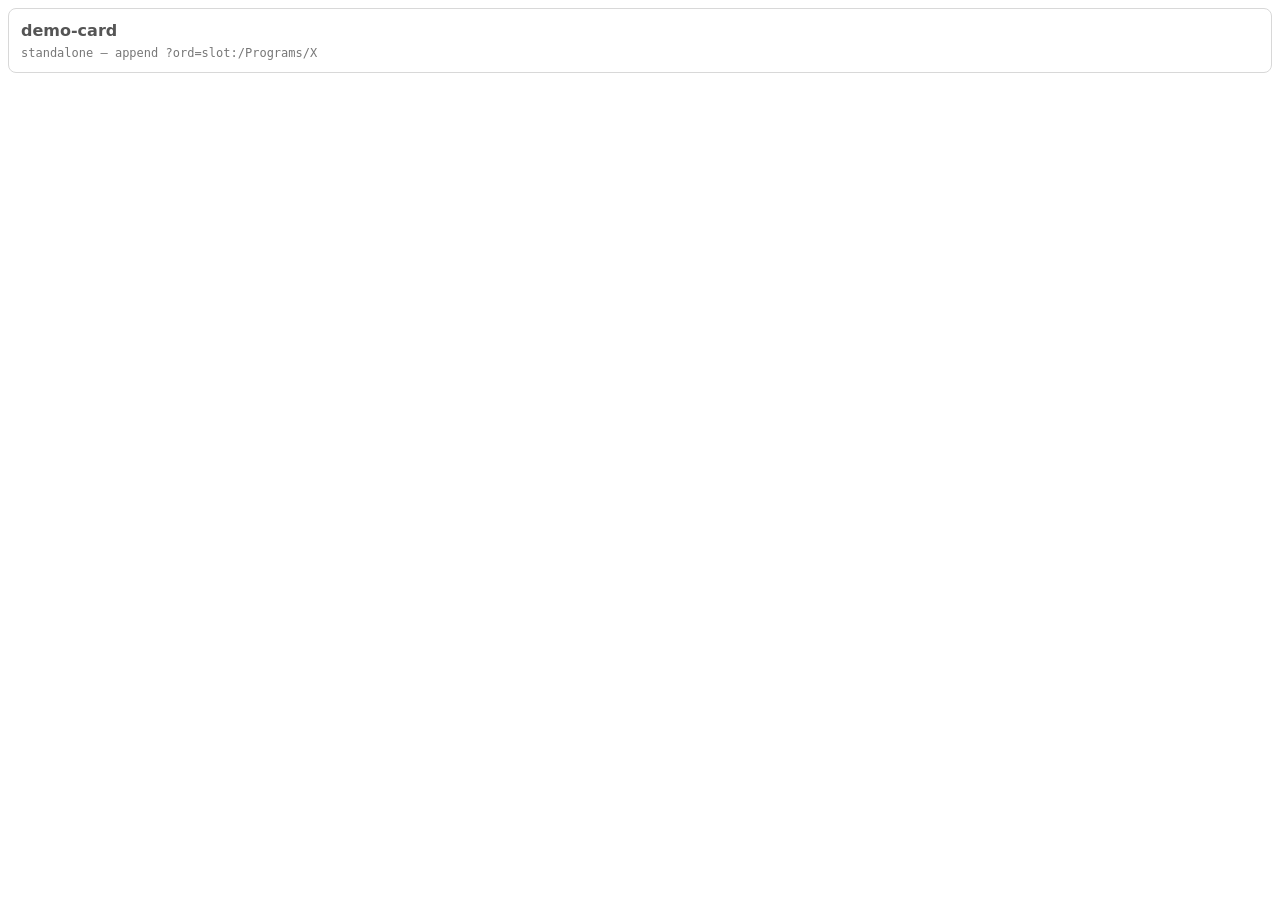
<file: packs/demo-card-1.0.0/index.html>
<!doctype html>
<html>
<head>
  <meta charset="utf-8">
  <meta name="viewport" content="width=device-width,initial-scale=1">
  <title>demo-card</title>
  <link rel="stylesheet" href="widget.css">
</head>
<body>
  <div id="app" class="vp-card">
    <h2>demo-card</h2>
    <div class="ord">standalone — append ?ord=slot:/Programs/X</div>
  </div>
  <script src="widget.js"></script>
</body>
</html>
</file>
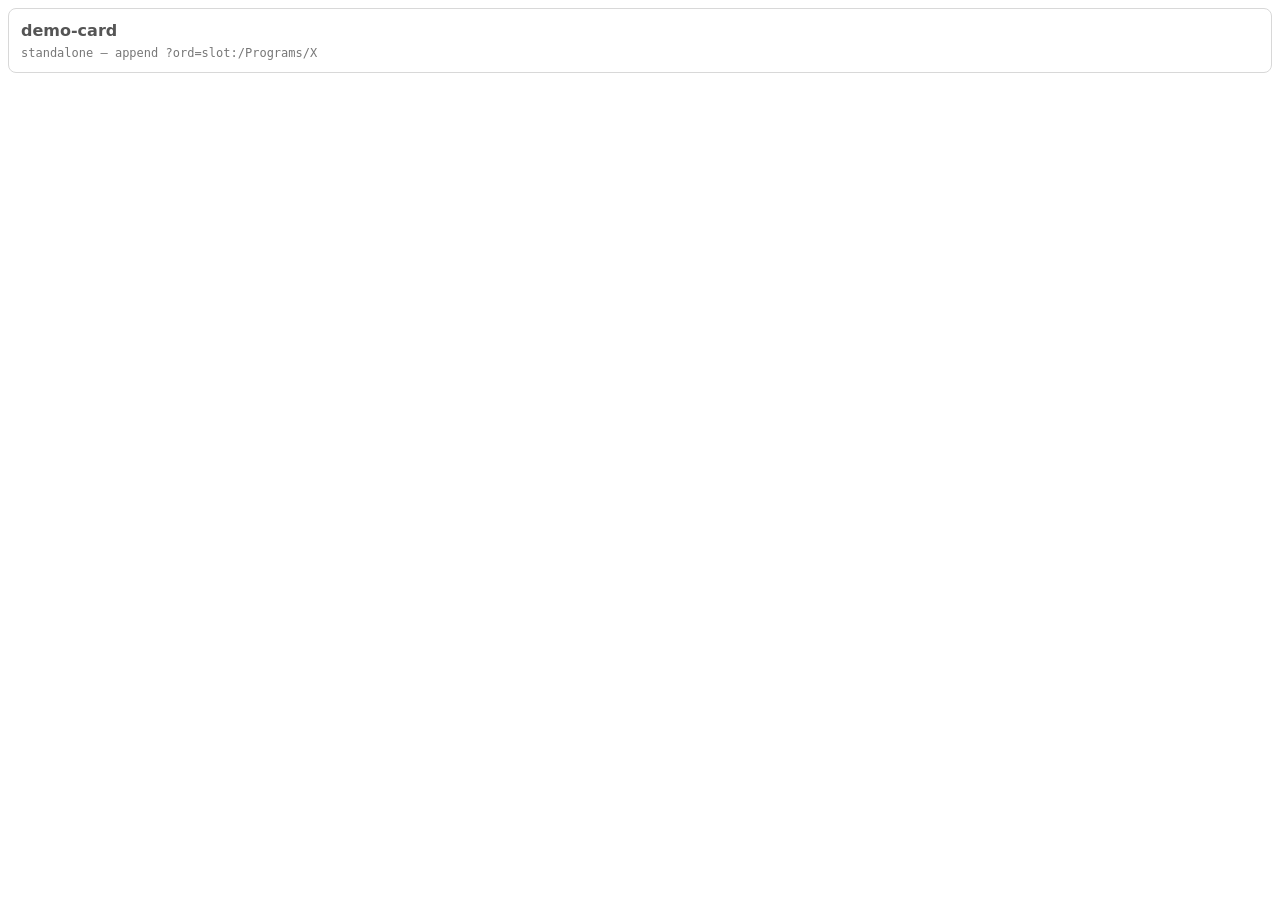
<file: packs/demo-card-1.1.0/index.html>
<!doctype html>
<html>
<head>
  <meta charset="utf-8">
  <meta name="viewport" content="width=device-width,initial-scale=1">
  <title>demo-card</title>
  <link rel="stylesheet" href="widget.css">
</head>
<body>
  <div id="app" class="vp-card">
    <h2>demo-card</h2>
    <div class="ord">standalone — append ?ord=slot:/Programs/X</div>
  </div>
  <!-- Standalone shape: no requirejs here, so widget.js returns immediately and the
       page stays static. This block only echoes the target ORD from the query string. -->
  <script>
    (function () {
      var m = /[?&]ord=([^&]+)/.exec(window.location.search || '');
      if (!m) { return; }
      var el = document.querySelector('.vp-card .ord');
      if (el) { el.textContent = decodeURIComponent(m[1]); }
    })();
  </script>
  <script src="widget.js"></script>
</body>
</html>
</file>
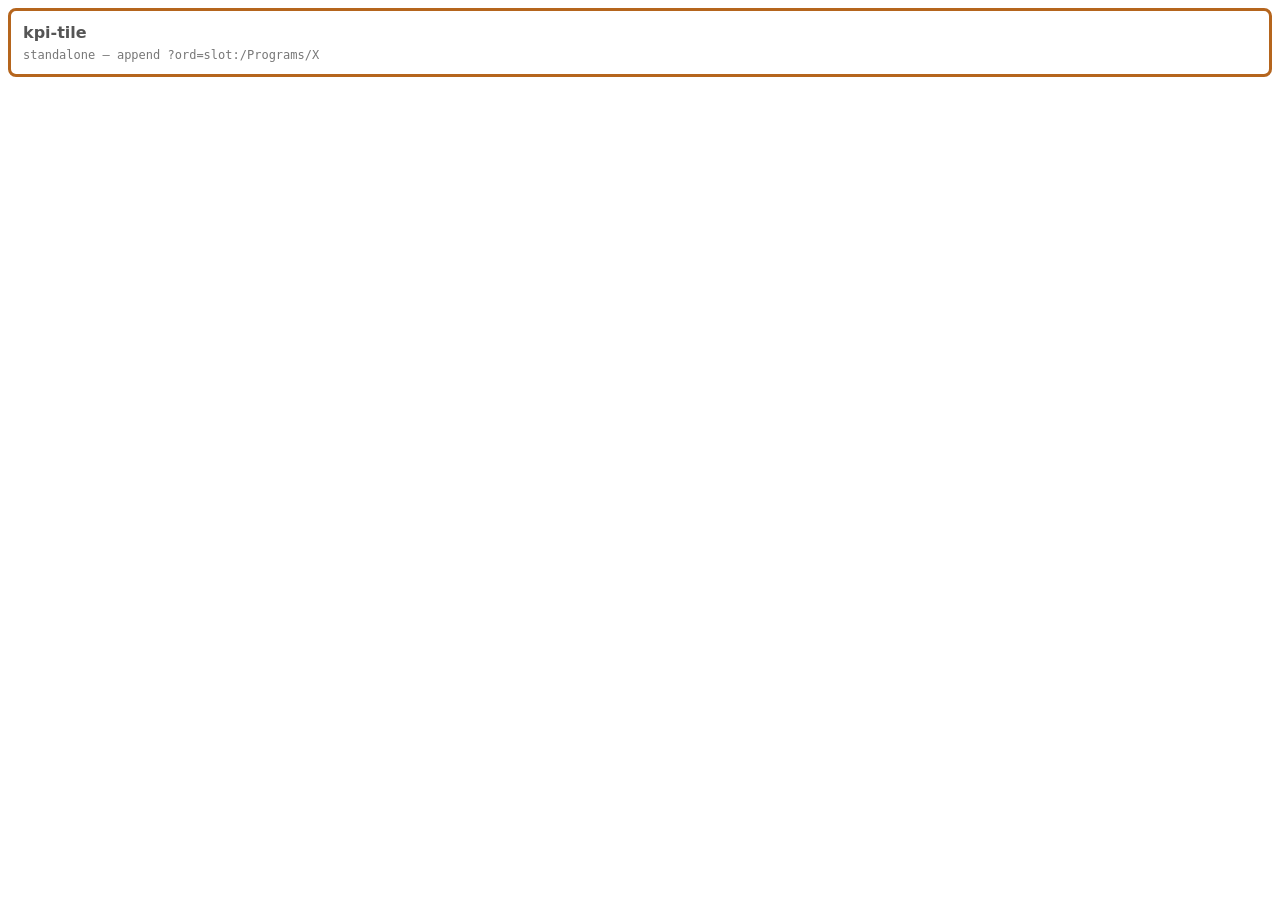
<file: packs/kpi-tile-1.0.0/index.html>
<!doctype html>
<html>
<head>
  <meta charset="utf-8">
  <meta name="viewport" content="width=device-width,initial-scale=1">
  <title>kpi-tile</title>
  <link rel="stylesheet" href="widget.css">
</head>
<body>
  <div id="app" class="vp-card">
    <h2>kpi-tile</h2>
    <div class="ord">standalone — append ?ord=slot:/Programs/X</div>
  </div>
  <!-- Standalone shape: no requirejs here, so widget.js returns immediately and the
       page stays static. This block only echoes the target ORD from the query string. -->
  <script>
    (function () {
      var m = /[?&]ord=([^&]+)/.exec(window.location.search || '');
      if (!m) { return; }
      var el = document.querySelector('.vp-card .ord');
      if (el) { el.textContent = decodeURIComponent(m[1]); }
    })();
  </script>
  <script src="widget.js"></script>
</body>
</html>
</file>
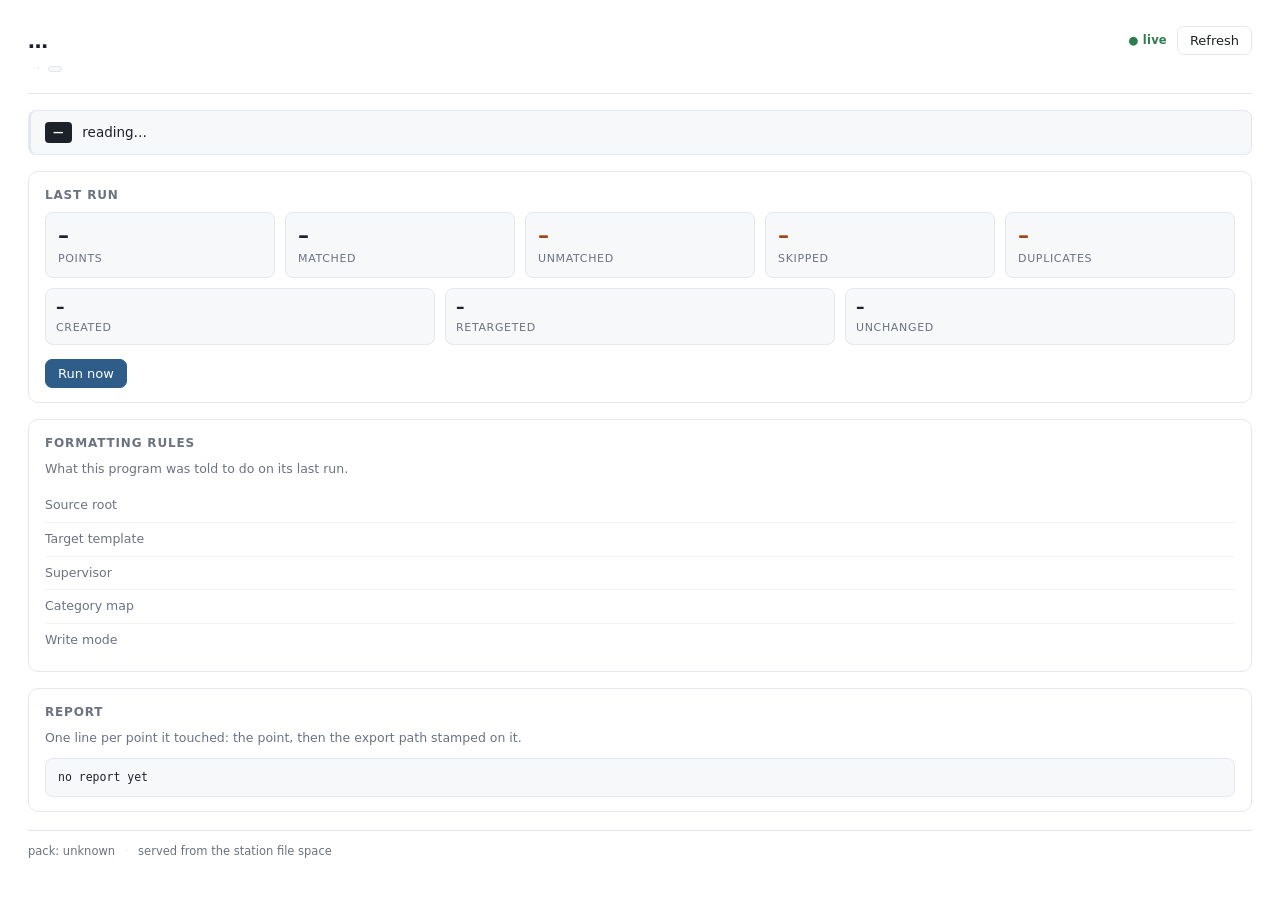
<file: packs/point-tag-styler-1.0.0/index.html>
<!doctype html>
<html>
<head>
  <meta charset="utf-8">
  <meta name="viewport" content="width=device-width,initial-scale=1">
  <title>Point Tag Styler</title>
  <link rel="stylesheet" href="widget.css">
</head>
<body>
  <div id="app" class="pe">

    <header class="pe-head">
      <div class="pe-id">
        <h1 class="pe-name" data-pe="name">…</h1>
        <div class="pe-sub">
          <span class="pe-type" data-pe="type"></span>
          <span class="pe-dot">·</span>
          <code class="pe-ord" data-pe="ord"></code>
        </div>
      </div>
      <div class="pe-head-actions">
        <span class="pe-live" data-pe="live">●&nbsp;live</span>
        <button class="pe-btn" data-pe="refresh" type="button">Refresh</button>
      </div>
    </header>

    <section class="pe-verdict" data-pe="verdictBox">
      <span class="pe-badge" data-pe="mode">—</span>
      <span class="pe-verdict-text" data-pe="verdict">reading…</span>
    </section>

    <section class="pe-card">
      <h2>Last run</h2>
      <div class="pe-tiles pe-tiles-6">
        <div class="pe-tile"><span data-pe="points">–</span><label>points</label></div>
        <div class="pe-tile"><span data-pe="matched">–</span><label>matched</label></div>
        <div class="pe-tile pe-tile-warn"><span data-pe="unmatched">–</span><label>unmatched</label></div>
        <div class="pe-tile pe-tile-warn"><span data-pe="skipped">–</span><label>skipped</label></div>
        <div class="pe-tile pe-tile-warn"><span data-pe="dups">–</span><label>duplicates</label></div>
      </div>
      <div class="pe-tiles pe-tiles-3 pe-writes" data-pe="writeRow">
        <div class="pe-tile pe-tile-sm"><span data-pe="created">–</span><label>created</label></div>
        <div class="pe-tile pe-tile-sm"><span data-pe="retargeted">–</span><label>retargeted</label></div>
        <div class="pe-tile pe-tile-sm"><span data-pe="unchanged">–</span><label>unchanged</label></div>
      </div>
      <p class="pe-error" data-pe="error" hidden></p>
      <div class="pe-run">
        <button class="pe-btn pe-btn-primary" data-pe="run" type="button">Run now</button>
        <span class="pe-run-note" data-pe="runNote"></span>
      </div>
    </section>

    <section class="pe-card">
      <h2>Formatting rules</h2>
      <p class="pe-hint">What this program was told to do on its last run.</p>
      <table class="pe-table pe-kv">
        <tbody>
          <tr><th>Source root</th><td><code data-pe="sourceRoot"></code></td></tr>
          <tr><th>Target template</th><td><code data-pe="pathTemplate"></code></td></tr>
          <tr><th>Supervisor</th><td><code data-pe="supervisorStation"></code></td></tr>
          <tr><th>Category map</th><td><code data-pe="categoryMap"></code></td></tr>
          <tr><th>Write mode</th><td><span data-pe="dryRun"></span></td></tr>
        </tbody>
      </table>
    </section>

    <section class="pe-card">
      <h2>Report <span class="pe-count" data-pe="reportCount"></span></h2>
      <p class="pe-hint">One line per point it touched: the point, then the export path stamped on it.</p>
      <pre class="pe-log pe-report" data-pe="report">no report yet</pre>
    </section>

    <footer class="pe-foot">
      <span data-pe="pack">pack: unknown</span>
      <span class="pe-foot-sep">·</span>
      <span>served from the station file space</span>
    </footer>
  </div>
  <script src="widget.js"></script>
</body>
</html>
</file>
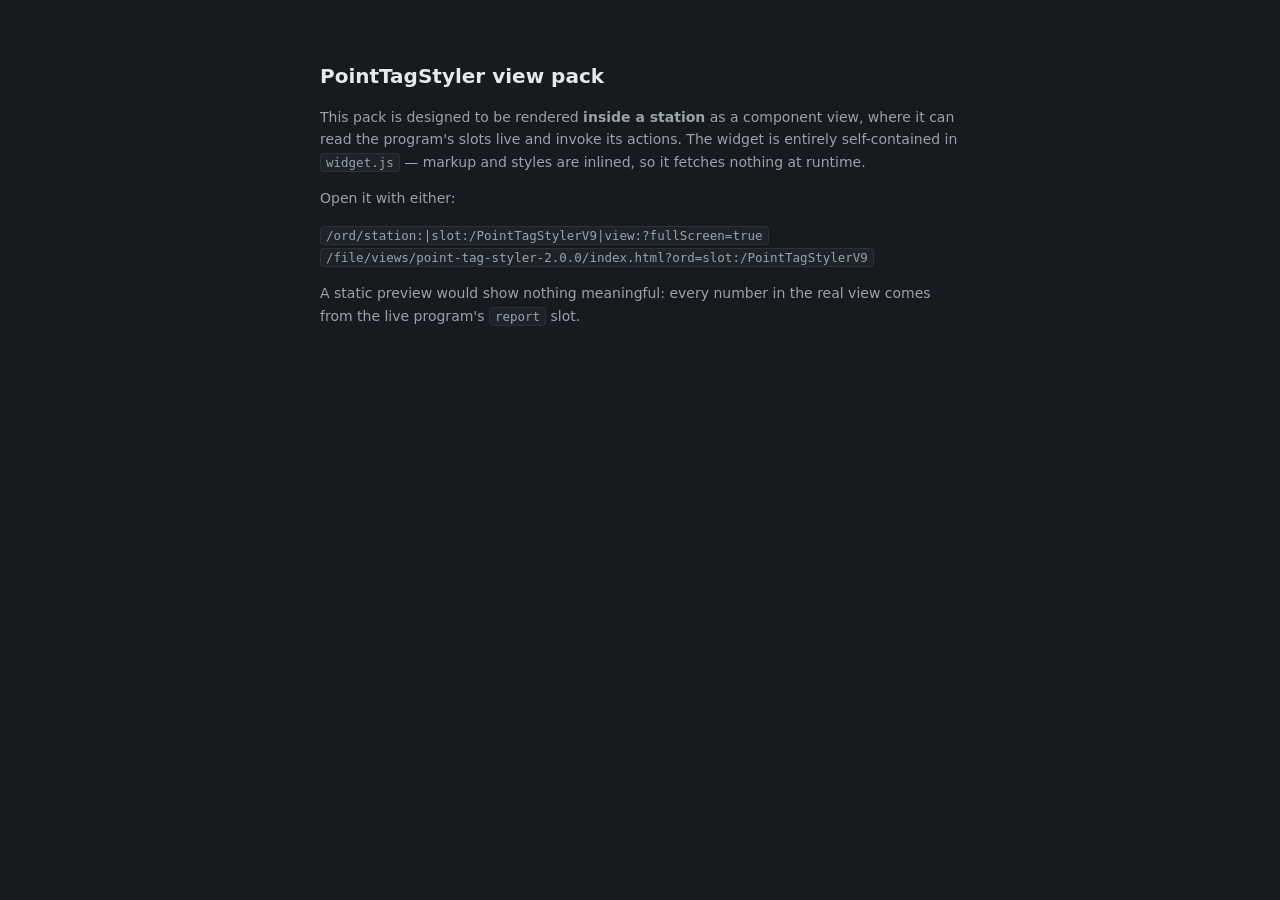
<file: packs/point-tag-styler-2.0.0/index.html>
<!doctype html>
<html>
<head>
  <meta charset="utf-8">
  <title>PointTagStyler — pack preview</title>
  <style>
    body { margin:0; background:#171a1f; color:#e6e8eb;
           font:14px/1.6 system-ui,"Segoe UI",Roboto,sans-serif; }
    main { max-width: 640px; margin: 60px auto; padding: 0 24px; }
    h1 { font-size: 20px; margin: 0 0 12px; }
    p { color:#9aa2ad; }
    code { font:12.5px ui-monospace,Consolas,monospace; background:#1e222a;
           border:1px solid #2c3138; border-radius:4px; padding:1px 5px; }
  </style>
</head>
<body>
  <main>
    <h1>PointTagStyler view pack</h1>
    <p>
      This pack is designed to be rendered <strong>inside a station</strong> as a
      component view, where it can read the program's slots live and invoke its
      actions. The widget is entirely self-contained in <code>widget.js</code> —
      markup and styles are inlined, so it fetches nothing at runtime.
    </p>
    <p>Open it with either:</p>
    <p>
      <code>/ord/station:|slot:/PointTagStylerV9|view:?fullScreen=true</code><br>
      <code>/file/views/point-tag-styler-2.0.0/index.html?ord=slot:/PointTagStylerV9</code>
    </p>
    <p>
      A static preview would show nothing meaningful: every number in the real view
      comes from the live program's <code>report</code> slot.
    </p>
  </main>
</body>
</html>
</file>
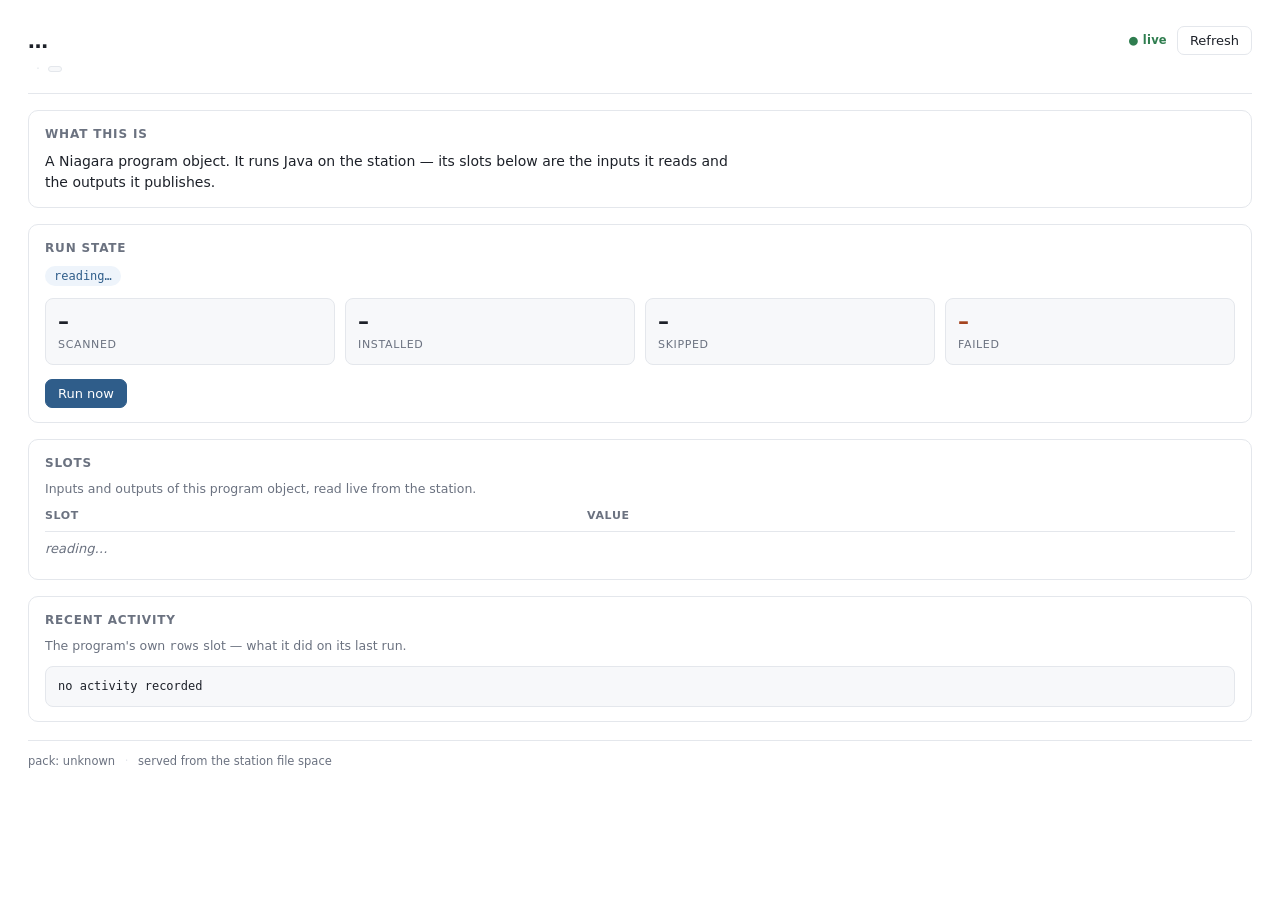
<file: packs/program-explainer-1.0.0/index.html>
<!doctype html>
<html>
<head>
  <meta charset="utf-8">
  <meta name="viewport" content="width=device-width,initial-scale=1">
  <title>Program Explainer</title>
  <link rel="stylesheet" href="widget.css">
</head>
<body>
  <div id="app" class="pe">

    <header class="pe-head">
      <div class="pe-id">
        <h1 class="pe-name" data-pe="name">…</h1>
        <div class="pe-sub">
          <span class="pe-type" data-pe="type"></span>
          <span class="pe-dot">·</span>
          <code class="pe-ord" data-pe="ord" title="Click to copy"></code>
        </div>
      </div>
      <div class="pe-head-actions">
        <span class="pe-live" data-pe="live" title="Value updates live from the station">●&nbsp;live</span>
        <button class="pe-btn" data-pe="refresh" type="button">Refresh</button>
      </div>
    </header>

    <section class="pe-card pe-about">
      <h2>What this is</h2>
      <p data-pe="about">
        A Niagara program object. It runs Java on the station — its slots below are
        the inputs it reads and the outputs it publishes.
      </p>
    </section>

    <section class="pe-card">
      <h2>Run state</h2>
      <p class="pe-status-line"><span class="pe-status" data-pe="status">reading…</span></p>
      <div class="pe-tiles">
        <div class="pe-tile"><span data-pe="scanned">–</span><label>scanned</label></div>
        <div class="pe-tile"><span data-pe="installed">–</span><label>installed</label></div>
        <div class="pe-tile"><span data-pe="skipped">–</span><label>skipped</label></div>
        <div class="pe-tile pe-tile-warn"><span data-pe="failed">–</span><label>failed</label></div>
      </div>
      <p class="pe-error" data-pe="lastError" hidden></p>
      <div class="pe-run">
        <button class="pe-btn pe-btn-primary" data-pe="run" type="button">Run now</button>
        <span class="pe-run-note" data-pe="runNote"></span>
      </div>
    </section>

    <section class="pe-card">
      <h2>Slots <span class="pe-count" data-pe="slotCount"></span></h2>
      <p class="pe-hint">Inputs and outputs of this program object, read live from the station.</p>
      <div class="pe-tablewrap">
        <table class="pe-table">
          <thead><tr><th>Slot</th><th>Value</th></tr></thead>
          <tbody data-pe="slots"><tr><td colspan="2" class="pe-muted">reading…</td></tr></tbody>
        </table>
      </div>
    </section>

    <section class="pe-card">
      <h2>Recent activity</h2>
      <p class="pe-hint">The program's own <code>rows</code> slot — what it did on its last run.</p>
      <pre class="pe-log" data-pe="rows">no activity recorded</pre>
    </section>

    <footer class="pe-foot">
      <span data-pe="pack">pack: unknown</span>
      <span class="pe-foot-sep">·</span>
      <span>served from the station file space</span>
    </footer>
  </div>
  <script src="widget.js"></script>
</body>
</html>
</file>
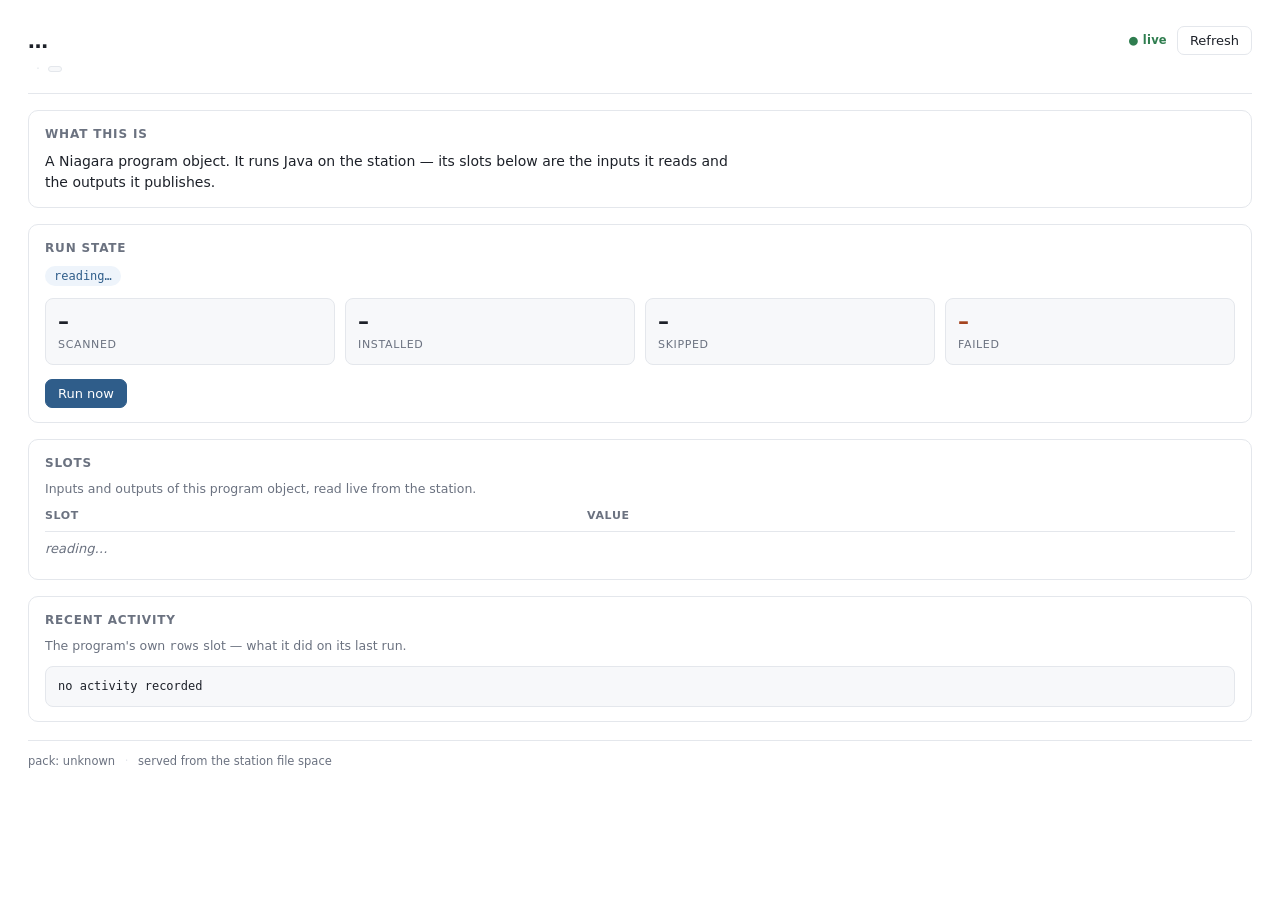
<file: packs/program-explainer-1.0.1/index.html>
<!doctype html>
<html>
<head>
  <meta charset="utf-8">
  <meta name="viewport" content="width=device-width,initial-scale=1">
  <title>Program Explainer</title>
  <link rel="stylesheet" href="widget.css">
</head>
<body>
  <div id="app" class="pe">

    <header class="pe-head">
      <div class="pe-id">
        <h1 class="pe-name" data-pe="name">…</h1>
        <div class="pe-sub">
          <span class="pe-type" data-pe="type"></span>
          <span class="pe-dot">·</span>
          <code class="pe-ord" data-pe="ord" title="Click to copy"></code>
        </div>
      </div>
      <div class="pe-head-actions">
        <span class="pe-live" data-pe="live" title="Value updates live from the station">●&nbsp;live</span>
        <button class="pe-btn" data-pe="refresh" type="button">Refresh</button>
      </div>
    </header>

    <section class="pe-card pe-about">
      <h2>What this is</h2>
      <p data-pe="about">
        A Niagara program object. It runs Java on the station — its slots below are
        the inputs it reads and the outputs it publishes.
      </p>
    </section>

    <section class="pe-card">
      <h2>Run state</h2>
      <p class="pe-status-line"><span class="pe-status" data-pe="status">reading…</span></p>
      <div class="pe-tiles">
        <div class="pe-tile"><span data-pe="scanned">–</span><label>scanned</label></div>
        <div class="pe-tile"><span data-pe="installed">–</span><label>installed</label></div>
        <div class="pe-tile"><span data-pe="skipped">–</span><label>skipped</label></div>
        <div class="pe-tile pe-tile-warn"><span data-pe="failed">–</span><label>failed</label></div>
      </div>
      <p class="pe-error" data-pe="lastError" hidden></p>
      <div class="pe-run">
        <button class="pe-btn pe-btn-primary" data-pe="run" type="button">Run now</button>
        <span class="pe-run-note" data-pe="runNote"></span>
      </div>
    </section>

    <section class="pe-card">
      <h2>Slots <span class="pe-count" data-pe="slotCount"></span></h2>
      <p class="pe-hint" data-pe="slotHint">Inputs and outputs of this program object, read live from the station.</p>
      <div class="pe-tablewrap">
        <table class="pe-table">
          <thead><tr><th>Slot</th><th>Value</th></tr></thead>
          <tbody data-pe="slots"><tr><td colspan="2" class="pe-muted">reading…</td></tr></tbody>
        </table>
      </div>
    </section>

    <section class="pe-card">
      <h2>Recent activity</h2>
      <p class="pe-hint">The program's own <code>rows</code> slot — what it did on its last run.</p>
      <pre class="pe-log" data-pe="rows">no activity recorded</pre>
    </section>

    <footer class="pe-foot">
      <span data-pe="pack">pack: unknown</span>
      <span class="pe-foot-sep">·</span>
      <span>served from the station file space</span>
    </footer>
  </div>
  <script src="widget.js"></script>
</body>
</html>
</file>
<file: packs/demo-card-1.0.0/widget.css>
.vp-card {
  font-family: system-ui, Segoe UI, Roboto, sans-serif;
  padding: 12px;
  border: 1px solid #d8d8d8;
  border-radius: 8px;
  background: #fff;
  color: #222;
  height: 100%;
  box-sizing: border-box;
}
.vp-card h2 {
  margin: 0 0 6px;
  font-size: 1em;
  font-weight: 600;
  color: #555;
}
.vp-card .ord {
  font-family: ui-monospace, Consolas, monospace;
  font-size: .75em;
  color: #777;
  word-break: break-all;
}
</file>
<file: packs/demo-card-1.1.0/widget.css>
.vp-card {
  font-family: system-ui, Segoe UI, Roboto, sans-serif;
  padding: 12px;
  border: 1px solid #d8d8d8;
  border-radius: 8px;
  background: #fff;
  color: #222;
  height: 100%;
  box-sizing: border-box;
}
.vp-card h2 {
  margin: 0 0 6px;
  font-size: 1em;
  font-weight: 600;
  color: #555;
}
.vp-card .ord {
  font-family: ui-monospace, Consolas, monospace;
  font-size: .75em;
  color: #777;
  word-break: break-all;
}
</file>
<file: packs/kpi-tile-1.0.0/widget.css>
.vp-card {
  font-family: system-ui, Segoe UI, Roboto, sans-serif;
  padding: 12px;
  border: 3px solid #b5651d;
  border-radius: 8px;
  background: #fff;
  color: #222;
  height: 100%;
  box-sizing: border-box;
}
.vp-card h2 {
  margin: 0 0 6px;
  font-size: 1em;
  font-weight: 600;
  color: #555;
}
.vp-card .ord {
  font-family: ui-monospace, Consolas, monospace;
  font-size: .75em;
  color: #777;
  word-break: break-all;
}
</file>
<file: packs/point-tag-styler-1.0.0/widget.css>
/* program-explainer — a readable UI for any Niagara program object. */

.pe {
  --pe-fg: #1d2129;
  --pe-muted: #6b7280;
  --pe-line: #e4e7ec;
  --pe-bg: #ffffff;
  --pe-soft: #f7f8fa;
  --pe-accent: #2f5d8a;
  --pe-warn: #a4441f;
  --pe-ok: #2f7d4f;
  box-sizing: border-box;
  height: 100%;
  overflow: auto;
  padding: 18px 20px 24px;
  background: var(--pe-bg);
  color: var(--pe-fg);
  font: 14px/1.5 system-ui, "Segoe UI", Roboto, sans-serif;
}
.pe *, .pe *::before, .pe *::after { box-sizing: border-box; }

.pe-head {
  display: flex;
  align-items: flex-start;
  justify-content: space-between;
  gap: 16px;
  padding-bottom: 14px;
  border-bottom: 1px solid var(--pe-line);
}
.pe-name { margin: 0 0 4px; font-size: 20px; font-weight: 650; letter-spacing: -.01em; }
.pe-sub { display: flex; align-items: center; gap: 8px; flex-wrap: wrap; color: var(--pe-muted); font-size: 12.5px; }
.pe-type { text-transform: uppercase; letter-spacing: .06em; font-size: 11px; font-weight: 600; color: var(--pe-accent); }
.pe-dot { color: var(--pe-line); }
.pe-ord {
  font: 12px ui-monospace, Consolas, monospace;
  background: var(--pe-soft);
  border: 1px solid var(--pe-line);
  border-radius: 5px;
  padding: 2px 6px;
  cursor: copy;
  word-break: break-all;
}
.pe-head-actions { display: flex; align-items: center; gap: 10px; flex: 0 0 auto; }
.pe-live { color: var(--pe-ok); font-size: 11.5px; font-weight: 600; letter-spacing: .02em; }
.pe-live[data-state="stale"] { color: var(--pe-muted); }
.pe-live[data-state="down"] { color: var(--pe-warn); }

.pe-card {
  margin-top: 16px;
  padding: 14px 16px;
  border: 1px solid var(--pe-line);
  border-radius: 10px;
  background: var(--pe-bg);
}
.pe-card h2 {
  margin: 0 0 8px;
  font-size: 12px;
  font-weight: 650;
  letter-spacing: .07em;
  text-transform: uppercase;
  color: var(--pe-muted);
  display: flex;
  align-items: baseline;
  gap: 8px;
}
.pe-count { font-weight: 500; letter-spacing: 0; text-transform: none; color: var(--pe-muted); }
.pe-about p { margin: 0; max-width: 78ch; }
.pe-hint { margin: 0 0 10px; color: var(--pe-muted); font-size: 12.5px; }
.pe-muted { color: var(--pe-muted); font-style: italic; }

.pe-status-line { margin: 0 0 12px; }
.pe-status {
  display: inline-block;
  padding: 3px 9px;
  border-radius: 999px;
  background: #eef4fb;
  color: var(--pe-accent);
  font: 12px ui-monospace, Consolas, monospace;
  word-break: break-all;
}
.pe-status[data-tone="ok"] { background: #eaf5ee; color: var(--pe-ok); }
.pe-status[data-tone="bad"] { background: #fbeeea; color: var(--pe-warn); }

.pe-tiles { display: grid; grid-template-columns: repeat(auto-fit, minmax(96px, 1fr)); gap: 10px; }
.pe-tile {
  padding: 10px 12px;
  border: 1px solid var(--pe-line);
  border-radius: 8px;
  background: var(--pe-soft);
  text-align: left;
}
.pe-tile span { display: block; font-size: 22px; font-weight: 650; font-variant-numeric: tabular-nums; line-height: 1.2; }
.pe-tile label { display: block; margin-top: 2px; font-size: 11px; text-transform: uppercase; letter-spacing: .06em; color: var(--pe-muted); }
.pe-tile-warn span { color: var(--pe-warn); }

.pe-error {
  margin: 12px 0 0;
  padding: 8px 10px;
  border-left: 3px solid var(--pe-warn);
  background: #fbeeea;
  border-radius: 0 6px 6px 0;
  color: var(--pe-warn);
  font: 12px ui-monospace, Consolas, monospace;
  white-space: pre-wrap;
}

.pe-run { display: flex; align-items: center; gap: 12px; margin-top: 14px; }
.pe-run-note { color: var(--pe-muted); font-size: 12px; }

.pe-btn {
  appearance: none;
  border: 1px solid var(--pe-line);
  background: var(--pe-bg);
  color: var(--pe-fg);
  border-radius: 7px;
  padding: 6px 12px;
  font: 13px system-ui, "Segoe UI", Roboto, sans-serif;
  cursor: pointer;
}
.pe-btn:hover { background: var(--pe-soft); }
.pe-btn:disabled { opacity: .55; cursor: not-allowed; }
.pe-btn-primary { border-color: var(--pe-accent); background: var(--pe-accent); color: #fff; }
.pe-btn-primary:hover { background: #274d73; }
.pe-btn-armed { border-color: var(--pe-warn); background: var(--pe-warn); color: #fff; }
.pe-btn-armed:hover { background: #8d3919; }

.pe-tablewrap { overflow-x: auto; }
.pe-table { width: 100%; border-collapse: collapse; font-size: 13px; }
.pe-table th {
  text-align: left;
  font-size: 11px;
  letter-spacing: .06em;
  text-transform: uppercase;
  color: var(--pe-muted);
  font-weight: 600;
  padding: 0 10px 6px 0;
  border-bottom: 1px solid var(--pe-line);
  white-space: nowrap;
}
.pe-table td {
  padding: 7px 10px 7px 0;
  border-bottom: 1px solid #f0f2f5;
  vertical-align: top;
}
.pe-table tr:last-child td { border-bottom: 0; }
.pe-table code { font: 12px ui-monospace, Consolas, monospace; }
.pe-table td:first-child { white-space: nowrap; }
.pe-pack { color: var(--pe-accent); }

.pe-log {
  margin: 0;
  padding: 10px 12px;
  max-height: 220px;
  overflow: auto;
  border: 1px solid var(--pe-line);
  border-radius: 8px;
  background: var(--pe-soft);
  font: 12px/1.55 ui-monospace, Consolas, monospace;
  color: var(--pe-fg);
  white-space: pre-wrap;
  word-break: break-word;
}

.pe-foot {
  margin-top: 18px;
  padding-top: 12px;
  border-top: 1px solid var(--pe-line);
  color: var(--pe-muted);
  font-size: 11.5px;
}
.pe-foot-sep { padding: 0 6px; color: var(--pe-line); }

/* ---------- verdict banner ---------- */
.pe-verdict {
  display: flex;
  align-items: center;
  gap: 10px;
  margin-top: 16px;
  padding: 11px 14px;
  border: 1px solid var(--pe-line);
  border-left-width: 3px;
  border-radius: 8px;
  background: var(--pe-soft);
}
.pe-verdict[data-tone="ok"] { border-left-color: var(--pe-ok); background: #eaf5ee; }
.pe-verdict[data-tone="dry"] { border-left-color: var(--pe-warn); background: #fdf3e7; }
.pe-verdict[data-tone="bad"] { border-left-color: var(--pe-warn); background: #fbeeea; }
.pe-badge {
  flex: 0 0 auto;
  padding: 2px 8px;
  border-radius: 4px;
  background: var(--pe-fg);
  color: var(--pe-bg);
  font: 600 10.5px/1.6 system-ui, "Segoe UI", Roboto, sans-serif;
  letter-spacing: .08em;
  text-transform: uppercase;
}
.pe-badge[data-mode="dry"] { background: var(--pe-warn); color: #fff; }
.pe-verdict-text { font-size: 13.5px; }

.pe-tiles-6 { grid-template-columns: repeat(auto-fit, minmax(86px, 1fr)); }
.pe-tiles-3 { grid-template-columns: repeat(auto-fit, minmax(120px, 1fr)); }
.pe-writes { margin-top: 10px; }
.pe-tile-sm { padding: 8px 10px; }
.pe-tile-sm span { font-size: 17px; }

/* key/value config table */
.pe-kv th {
  width: 1%;
  white-space: nowrap;
  padding: 7px 16px 7px 0;
  border-bottom: 1px solid #f0f2f5;
  border-top: 0;
  text-transform: none;
  letter-spacing: 0;
  font-size: 12.5px;
  color: var(--pe-muted);
  font-weight: 500;
}
.pe-kv td { padding: 7px 0; border-bottom: 1px solid #f0f2f5; }
.pe-kv tr:last-child th, .pe-kv tr:last-child td { border-bottom: 0; }

/* report */
.pe-report { max-height: 340px; white-space: pre; font-size: 11.5px; }
.pe-r-set { font-weight: 600; }
.pe-r-arrow { color: var(--pe-accent); }
.pe-r-bad { color: var(--pe-warn); font-weight: 600; }
.pe-r-warn { color: var(--pe-warn); }
.pe-r-head { font-weight: 650; letter-spacing: .02em; }

@media (prefers-color-scheme: dark) {
  .pe {
    --pe-fg: #e6e8eb;
    --pe-muted: #9aa2ad;
    --pe-line: #2c3138;
    --pe-bg: #171a1f;
    --pe-soft: #1e222a;
    --pe-accent: #7aa7d4;
    --pe-warn: #e08a63;
    --pe-ok: #6fbf8f;
  }
  .pe-status { background: #1d2733; }
  .pe-status[data-tone="ok"] { background: #16251c; }
  .pe-status[data-tone="bad"] { background: #2a1a14; }
  .pe-error { background: #2a1a14; }
  .pe-btn-primary { color: #10141a; }
  .pe-table td { border-bottom-color: #23272e; }
}
</file>
<file: packs/program-explainer-1.0.0/widget.css>
/* program-explainer — a readable UI for any Niagara program object. */

.pe {
  --pe-fg: #1d2129;
  --pe-muted: #6b7280;
  --pe-line: #e4e7ec;
  --pe-bg: #ffffff;
  --pe-soft: #f7f8fa;
  --pe-accent: #2f5d8a;
  --pe-warn: #a4441f;
  --pe-ok: #2f7d4f;
  box-sizing: border-box;
  height: 100%;
  overflow: auto;
  padding: 18px 20px 24px;
  background: var(--pe-bg);
  color: var(--pe-fg);
  font: 14px/1.5 system-ui, "Segoe UI", Roboto, sans-serif;
}
.pe *, .pe *::before, .pe *::after { box-sizing: border-box; }

.pe-head {
  display: flex;
  align-items: flex-start;
  justify-content: space-between;
  gap: 16px;
  padding-bottom: 14px;
  border-bottom: 1px solid var(--pe-line);
}
.pe-name { margin: 0 0 4px; font-size: 20px; font-weight: 650; letter-spacing: -.01em; }
.pe-sub { display: flex; align-items: center; gap: 8px; flex-wrap: wrap; color: var(--pe-muted); font-size: 12.5px; }
.pe-type { text-transform: uppercase; letter-spacing: .06em; font-size: 11px; font-weight: 600; color: var(--pe-accent); }
.pe-dot { color: var(--pe-line); }
.pe-ord {
  font: 12px ui-monospace, Consolas, monospace;
  background: var(--pe-soft);
  border: 1px solid var(--pe-line);
  border-radius: 5px;
  padding: 2px 6px;
  cursor: copy;
  word-break: break-all;
}
.pe-head-actions { display: flex; align-items: center; gap: 10px; flex: 0 0 auto; }
.pe-live { color: var(--pe-ok); font-size: 11.5px; font-weight: 600; letter-spacing: .02em; }
.pe-live[data-state="stale"] { color: var(--pe-muted); }
.pe-live[data-state="down"] { color: var(--pe-warn); }

.pe-card {
  margin-top: 16px;
  padding: 14px 16px;
  border: 1px solid var(--pe-line);
  border-radius: 10px;
  background: var(--pe-bg);
}
.pe-card h2 {
  margin: 0 0 8px;
  font-size: 12px;
  font-weight: 650;
  letter-spacing: .07em;
  text-transform: uppercase;
  color: var(--pe-muted);
  display: flex;
  align-items: baseline;
  gap: 8px;
}
.pe-count { font-weight: 500; letter-spacing: 0; text-transform: none; color: var(--pe-muted); }
.pe-about p { margin: 0; max-width: 78ch; }
.pe-hint { margin: 0 0 10px; color: var(--pe-muted); font-size: 12.5px; }
.pe-muted { color: var(--pe-muted); font-style: italic; }

.pe-status-line { margin: 0 0 12px; }
.pe-status {
  display: inline-block;
  padding: 3px 9px;
  border-radius: 999px;
  background: #eef4fb;
  color: var(--pe-accent);
  font: 12px ui-monospace, Consolas, monospace;
  word-break: break-all;
}
.pe-status[data-tone="ok"] { background: #eaf5ee; color: var(--pe-ok); }
.pe-status[data-tone="bad"] { background: #fbeeea; color: var(--pe-warn); }

.pe-tiles { display: grid; grid-template-columns: repeat(auto-fit, minmax(96px, 1fr)); gap: 10px; }
.pe-tile {
  padding: 10px 12px;
  border: 1px solid var(--pe-line);
  border-radius: 8px;
  background: var(--pe-soft);
  text-align: left;
}
.pe-tile span { display: block; font-size: 22px; font-weight: 650; font-variant-numeric: tabular-nums; line-height: 1.2; }
.pe-tile label { display: block; margin-top: 2px; font-size: 11px; text-transform: uppercase; letter-spacing: .06em; color: var(--pe-muted); }
.pe-tile-warn span { color: var(--pe-warn); }

.pe-error {
  margin: 12px 0 0;
  padding: 8px 10px;
  border-left: 3px solid var(--pe-warn);
  background: #fbeeea;
  border-radius: 0 6px 6px 0;
  color: var(--pe-warn);
  font: 12px ui-monospace, Consolas, monospace;
  white-space: pre-wrap;
}

.pe-run { display: flex; align-items: center; gap: 12px; margin-top: 14px; }
.pe-run-note { color: var(--pe-muted); font-size: 12px; }

.pe-btn {
  appearance: none;
  border: 1px solid var(--pe-line);
  background: var(--pe-bg);
  color: var(--pe-fg);
  border-radius: 7px;
  padding: 6px 12px;
  font: 13px system-ui, "Segoe UI", Roboto, sans-serif;
  cursor: pointer;
}
.pe-btn:hover { background: var(--pe-soft); }
.pe-btn:disabled { opacity: .55; cursor: not-allowed; }
.pe-btn-primary { border-color: var(--pe-accent); background: var(--pe-accent); color: #fff; }
.pe-btn-primary:hover { background: #274d73; }

.pe-tablewrap { overflow-x: auto; }
.pe-table { width: 100%; border-collapse: collapse; font-size: 13px; }
.pe-table th {
  text-align: left;
  font-size: 11px;
  letter-spacing: .06em;
  text-transform: uppercase;
  color: var(--pe-muted);
  font-weight: 600;
  padding: 0 10px 6px 0;
  border-bottom: 1px solid var(--pe-line);
  white-space: nowrap;
}
.pe-table td {
  padding: 7px 10px 7px 0;
  border-bottom: 1px solid #f0f2f5;
  vertical-align: top;
}
.pe-table tr:last-child td { border-bottom: 0; }
.pe-table code { font: 12px ui-monospace, Consolas, monospace; }
.pe-table td:first-child { white-space: nowrap; }
.pe-pack { color: var(--pe-accent); }

.pe-log {
  margin: 0;
  padding: 10px 12px;
  max-height: 220px;
  overflow: auto;
  border: 1px solid var(--pe-line);
  border-radius: 8px;
  background: var(--pe-soft);
  font: 12px/1.55 ui-monospace, Consolas, monospace;
  color: var(--pe-fg);
  white-space: pre-wrap;
  word-break: break-word;
}

.pe-foot {
  margin-top: 18px;
  padding-top: 12px;
  border-top: 1px solid var(--pe-line);
  color: var(--pe-muted);
  font-size: 11.5px;
}
.pe-foot-sep { padding: 0 6px; color: var(--pe-line); }

@media (prefers-color-scheme: dark) {
  .pe {
    --pe-fg: #e6e8eb;
    --pe-muted: #9aa2ad;
    --pe-line: #2c3138;
    --pe-bg: #171a1f;
    --pe-soft: #1e222a;
    --pe-accent: #7aa7d4;
    --pe-warn: #e08a63;
    --pe-ok: #6fbf8f;
  }
  .pe-status { background: #1d2733; }
  .pe-status[data-tone="ok"] { background: #16251c; }
  .pe-status[data-tone="bad"] { background: #2a1a14; }
  .pe-error { background: #2a1a14; }
  .pe-btn-primary { color: #10141a; }
  .pe-table td { border-bottom-color: #23272e; }
}
</file>
<file: packs/program-explainer-1.0.1/widget.css>
/* program-explainer — a readable UI for any Niagara program object. */

.pe {
  --pe-fg: #1d2129;
  --pe-muted: #6b7280;
  --pe-line: #e4e7ec;
  --pe-bg: #ffffff;
  --pe-soft: #f7f8fa;
  --pe-accent: #2f5d8a;
  --pe-warn: #a4441f;
  --pe-ok: #2f7d4f;
  box-sizing: border-box;
  height: 100%;
  overflow: auto;
  padding: 18px 20px 24px;
  background: var(--pe-bg);
  color: var(--pe-fg);
  font: 14px/1.5 system-ui, "Segoe UI", Roboto, sans-serif;
}
.pe *, .pe *::before, .pe *::after { box-sizing: border-box; }

.pe-head {
  display: flex;
  align-items: flex-start;
  justify-content: space-between;
  gap: 16px;
  padding-bottom: 14px;
  border-bottom: 1px solid var(--pe-line);
}
.pe-name { margin: 0 0 4px; font-size: 20px; font-weight: 650; letter-spacing: -.01em; }
.pe-sub { display: flex; align-items: center; gap: 8px; flex-wrap: wrap; color: var(--pe-muted); font-size: 12.5px; }
.pe-type { text-transform: uppercase; letter-spacing: .06em; font-size: 11px; font-weight: 600; color: var(--pe-accent); }
.pe-dot { color: var(--pe-line); }
.pe-ord {
  font: 12px ui-monospace, Consolas, monospace;
  background: var(--pe-soft);
  border: 1px solid var(--pe-line);
  border-radius: 5px;
  padding: 2px 6px;
  cursor: copy;
  word-break: break-all;
}
.pe-head-actions { display: flex; align-items: center; gap: 10px; flex: 0 0 auto; }
.pe-live { color: var(--pe-ok); font-size: 11.5px; font-weight: 600; letter-spacing: .02em; }
.pe-live[data-state="stale"] { color: var(--pe-muted); }
.pe-live[data-state="down"] { color: var(--pe-warn); }

.pe-card {
  margin-top: 16px;
  padding: 14px 16px;
  border: 1px solid var(--pe-line);
  border-radius: 10px;
  background: var(--pe-bg);
}
.pe-card h2 {
  margin: 0 0 8px;
  font-size: 12px;
  font-weight: 650;
  letter-spacing: .07em;
  text-transform: uppercase;
  color: var(--pe-muted);
  display: flex;
  align-items: baseline;
  gap: 8px;
}
.pe-count { font-weight: 500; letter-spacing: 0; text-transform: none; color: var(--pe-muted); }
.pe-about p { margin: 0; max-width: 78ch; }
.pe-hint { margin: 0 0 10px; color: var(--pe-muted); font-size: 12.5px; }
.pe-muted { color: var(--pe-muted); font-style: italic; }

.pe-status-line { margin: 0 0 12px; }
.pe-status {
  display: inline-block;
  padding: 3px 9px;
  border-radius: 999px;
  background: #eef4fb;
  color: var(--pe-accent);
  font: 12px ui-monospace, Consolas, monospace;
  word-break: break-all;
}
.pe-status[data-tone="ok"] { background: #eaf5ee; color: var(--pe-ok); }
.pe-status[data-tone="bad"] { background: #fbeeea; color: var(--pe-warn); }

.pe-tiles { display: grid; grid-template-columns: repeat(auto-fit, minmax(96px, 1fr)); gap: 10px; }
.pe-tile {
  padding: 10px 12px;
  border: 1px solid var(--pe-line);
  border-radius: 8px;
  background: var(--pe-soft);
  text-align: left;
}
.pe-tile span { display: block; font-size: 22px; font-weight: 650; font-variant-numeric: tabular-nums; line-height: 1.2; }
.pe-tile label { display: block; margin-top: 2px; font-size: 11px; text-transform: uppercase; letter-spacing: .06em; color: var(--pe-muted); }
.pe-tile-warn span { color: var(--pe-warn); }

.pe-error {
  margin: 12px 0 0;
  padding: 8px 10px;
  border-left: 3px solid var(--pe-warn);
  background: #fbeeea;
  border-radius: 0 6px 6px 0;
  color: var(--pe-warn);
  font: 12px ui-monospace, Consolas, monospace;
  white-space: pre-wrap;
}

.pe-run { display: flex; align-items: center; gap: 12px; margin-top: 14px; }
.pe-run-note { color: var(--pe-muted); font-size: 12px; }

.pe-btn {
  appearance: none;
  border: 1px solid var(--pe-line);
  background: var(--pe-bg);
  color: var(--pe-fg);
  border-radius: 7px;
  padding: 6px 12px;
  font: 13px system-ui, "Segoe UI", Roboto, sans-serif;
  cursor: pointer;
}
.pe-btn:hover { background: var(--pe-soft); }
.pe-btn:disabled { opacity: .55; cursor: not-allowed; }
.pe-btn-primary { border-color: var(--pe-accent); background: var(--pe-accent); color: #fff; }
.pe-btn-primary:hover { background: #274d73; }
.pe-btn-armed { border-color: var(--pe-warn); background: var(--pe-warn); color: #fff; }
.pe-btn-armed:hover { background: #8d3919; }

.pe-tablewrap { overflow-x: auto; }
.pe-table { width: 100%; border-collapse: collapse; font-size: 13px; }
.pe-table th {
  text-align: left;
  font-size: 11px;
  letter-spacing: .06em;
  text-transform: uppercase;
  color: var(--pe-muted);
  font-weight: 600;
  padding: 0 10px 6px 0;
  border-bottom: 1px solid var(--pe-line);
  white-space: nowrap;
}
.pe-table td {
  padding: 7px 10px 7px 0;
  border-bottom: 1px solid #f0f2f5;
  vertical-align: top;
}
.pe-table tr:last-child td { border-bottom: 0; }
.pe-table code { font: 12px ui-monospace, Consolas, monospace; }
.pe-table td:first-child { white-space: nowrap; }
.pe-pack { color: var(--pe-accent); }

.pe-log {
  margin: 0;
  padding: 10px 12px;
  max-height: 220px;
  overflow: auto;
  border: 1px solid var(--pe-line);
  border-radius: 8px;
  background: var(--pe-soft);
  font: 12px/1.55 ui-monospace, Consolas, monospace;
  color: var(--pe-fg);
  white-space: pre-wrap;
  word-break: break-word;
}

.pe-foot {
  margin-top: 18px;
  padding-top: 12px;
  border-top: 1px solid var(--pe-line);
  color: var(--pe-muted);
  font-size: 11.5px;
}
.pe-foot-sep { padding: 0 6px; color: var(--pe-line); }

@media (prefers-color-scheme: dark) {
  .pe {
    --pe-fg: #e6e8eb;
    --pe-muted: #9aa2ad;
    --pe-line: #2c3138;
    --pe-bg: #171a1f;
    --pe-soft: #1e222a;
    --pe-accent: #7aa7d4;
    --pe-warn: #e08a63;
    --pe-ok: #6fbf8f;
  }
  .pe-status { background: #1d2733; }
  .pe-status[data-tone="ok"] { background: #16251c; }
  .pe-status[data-tone="bad"] { background: #2a1a14; }
  .pe-error { background: #2a1a14; }
  .pe-btn-primary { color: #10141a; }
  .pe-table td { border-bottom-color: #23272e; }
}
</file>
